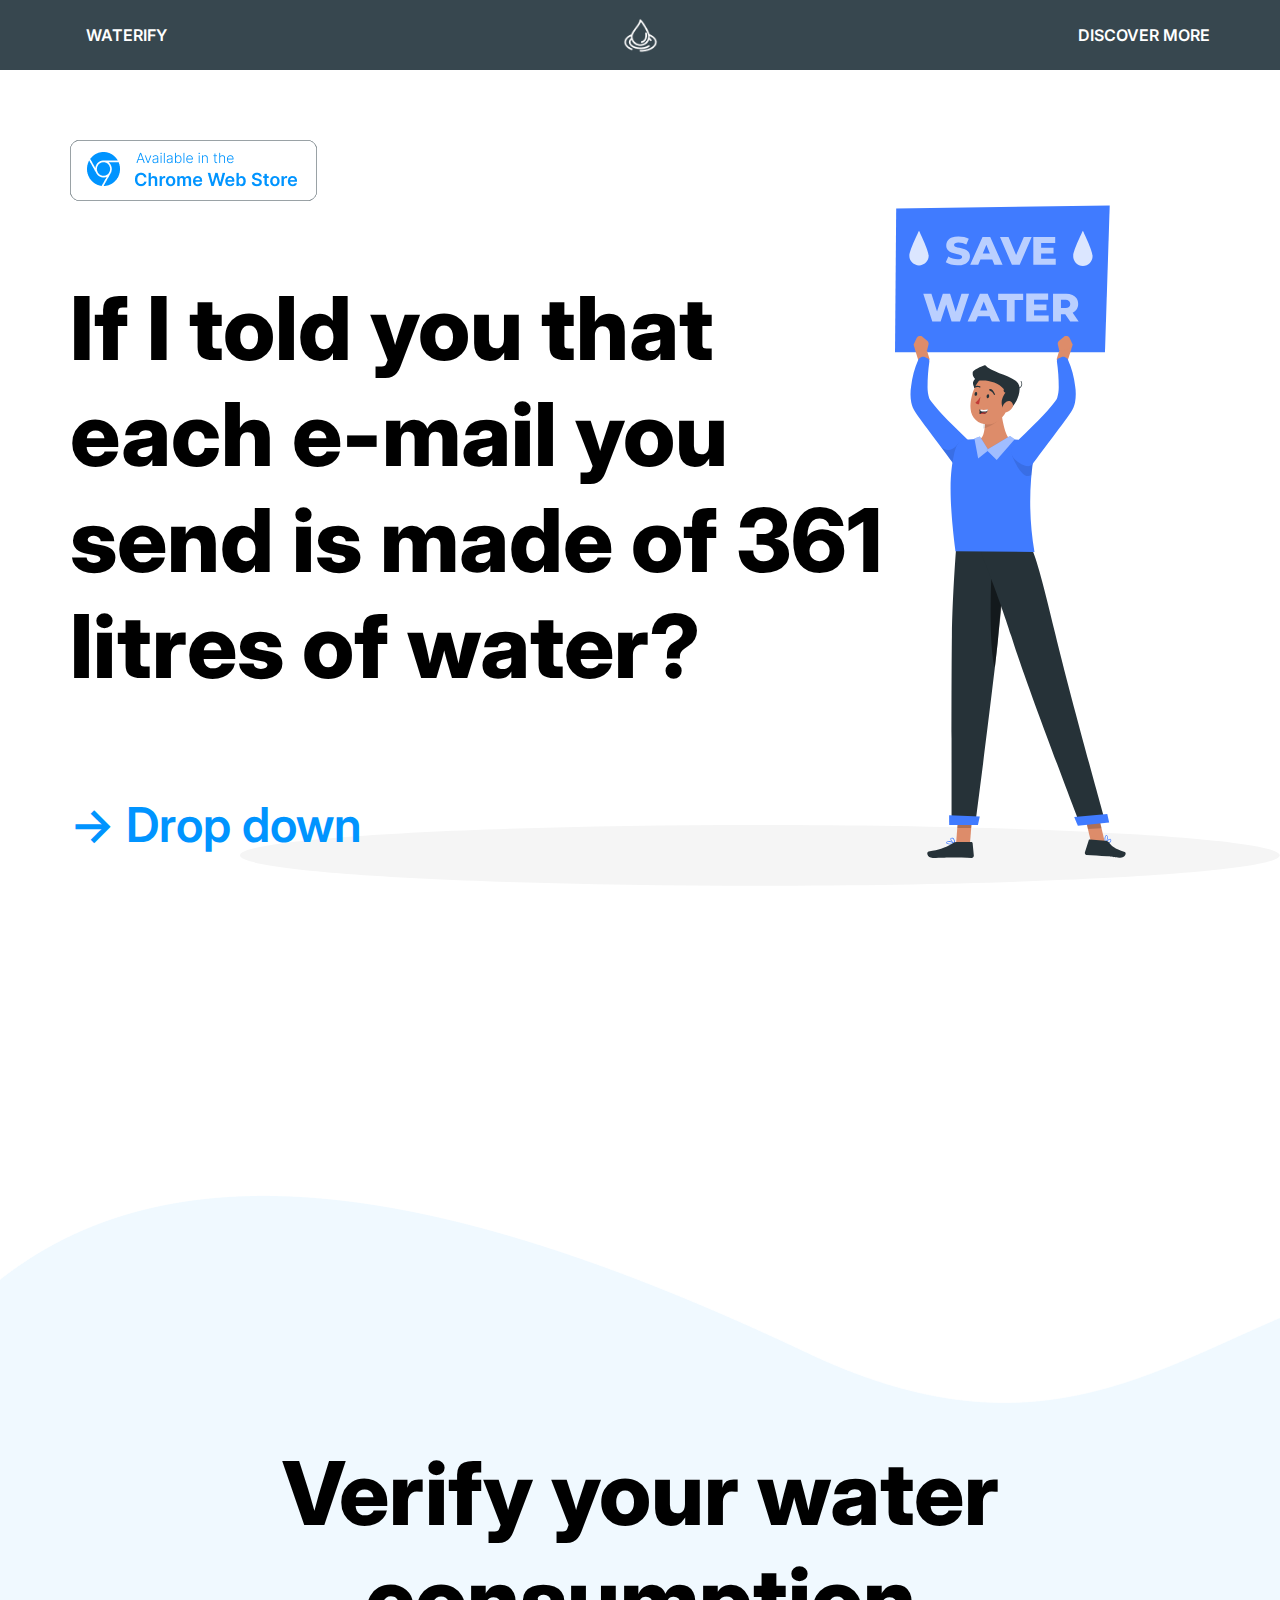
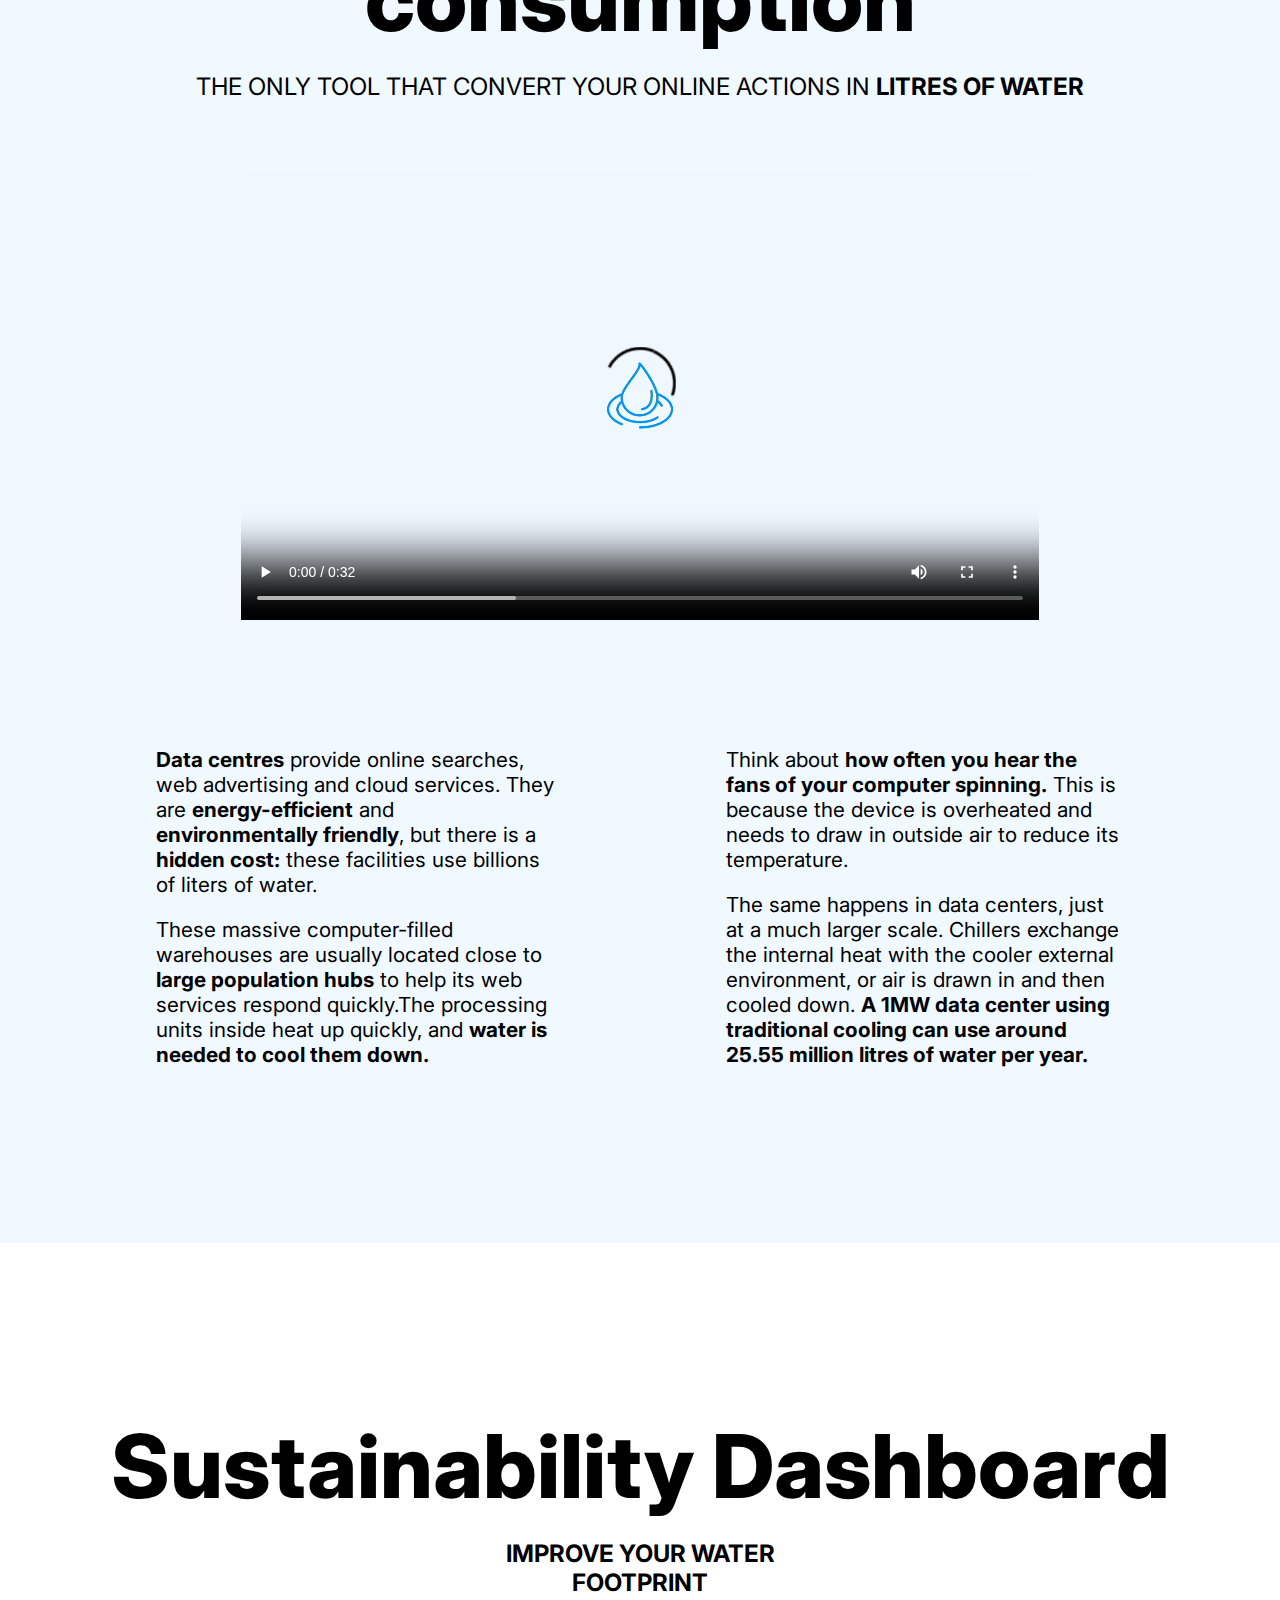
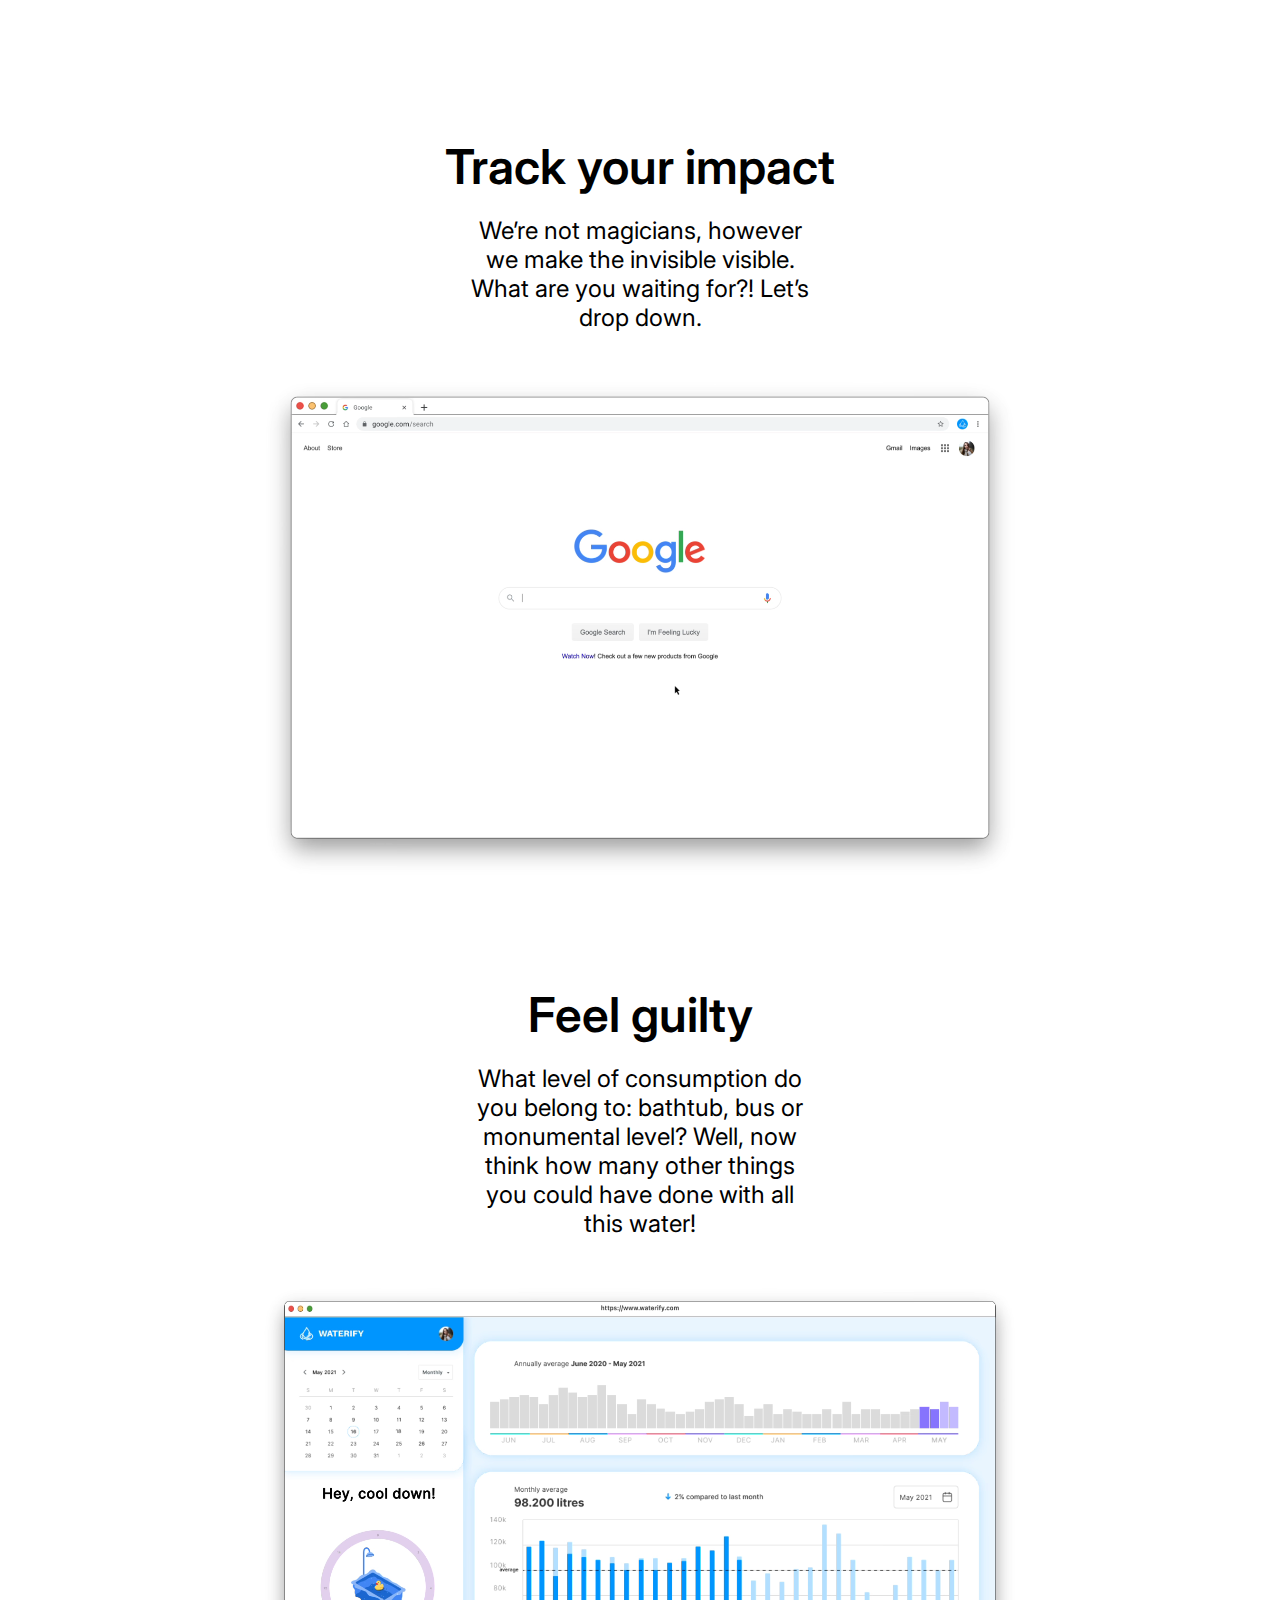
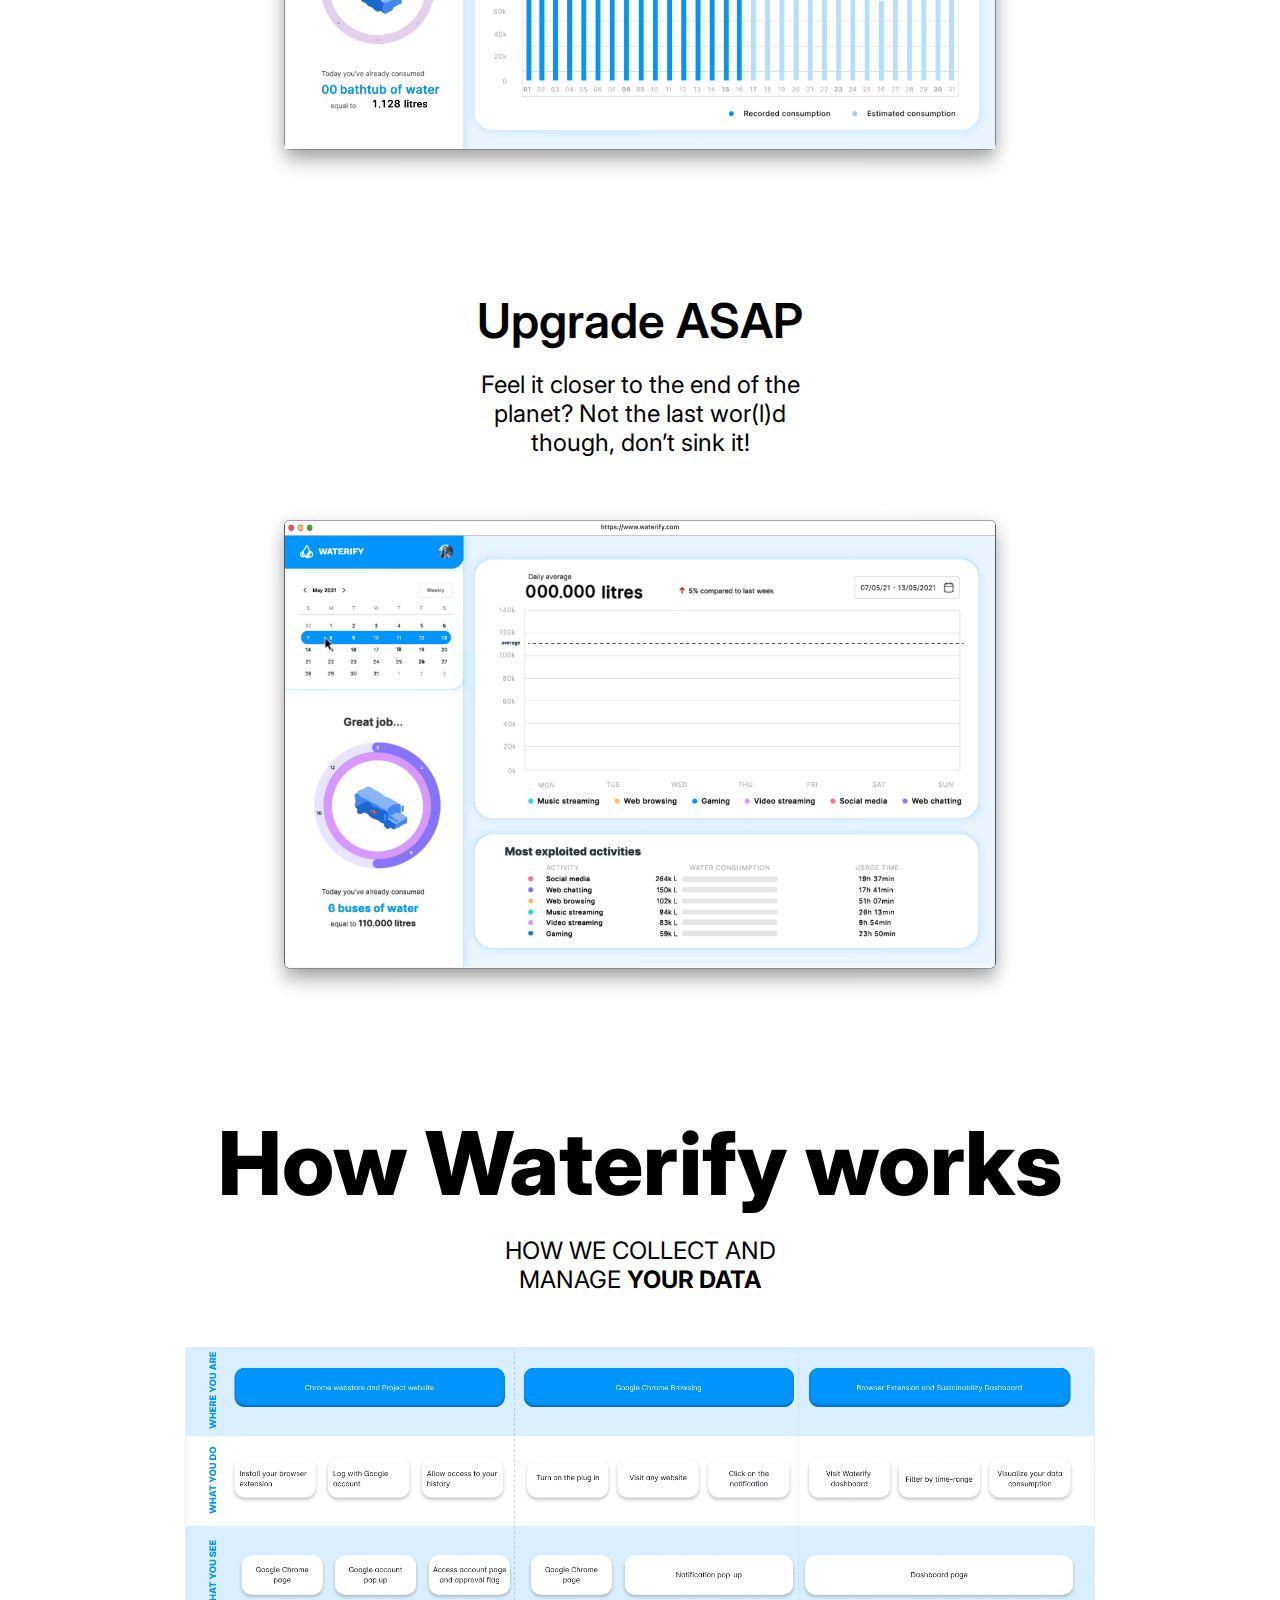
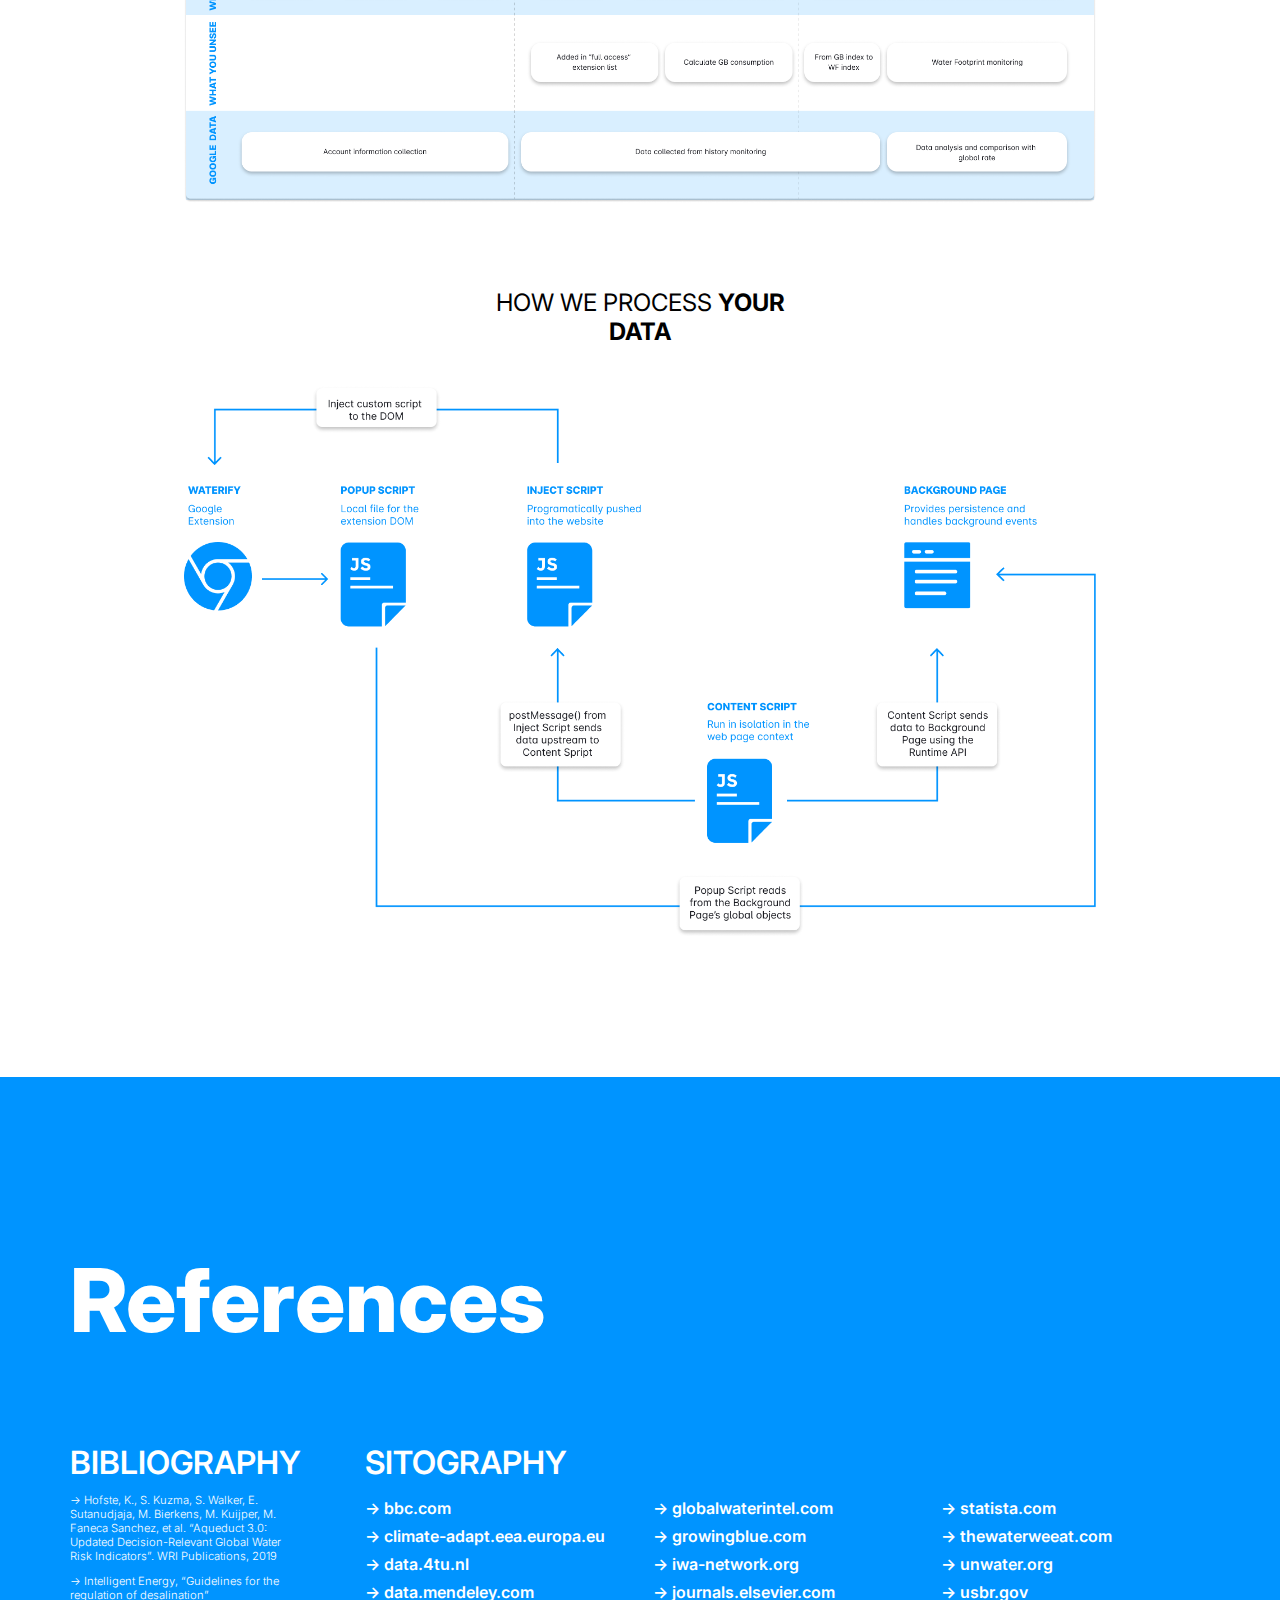
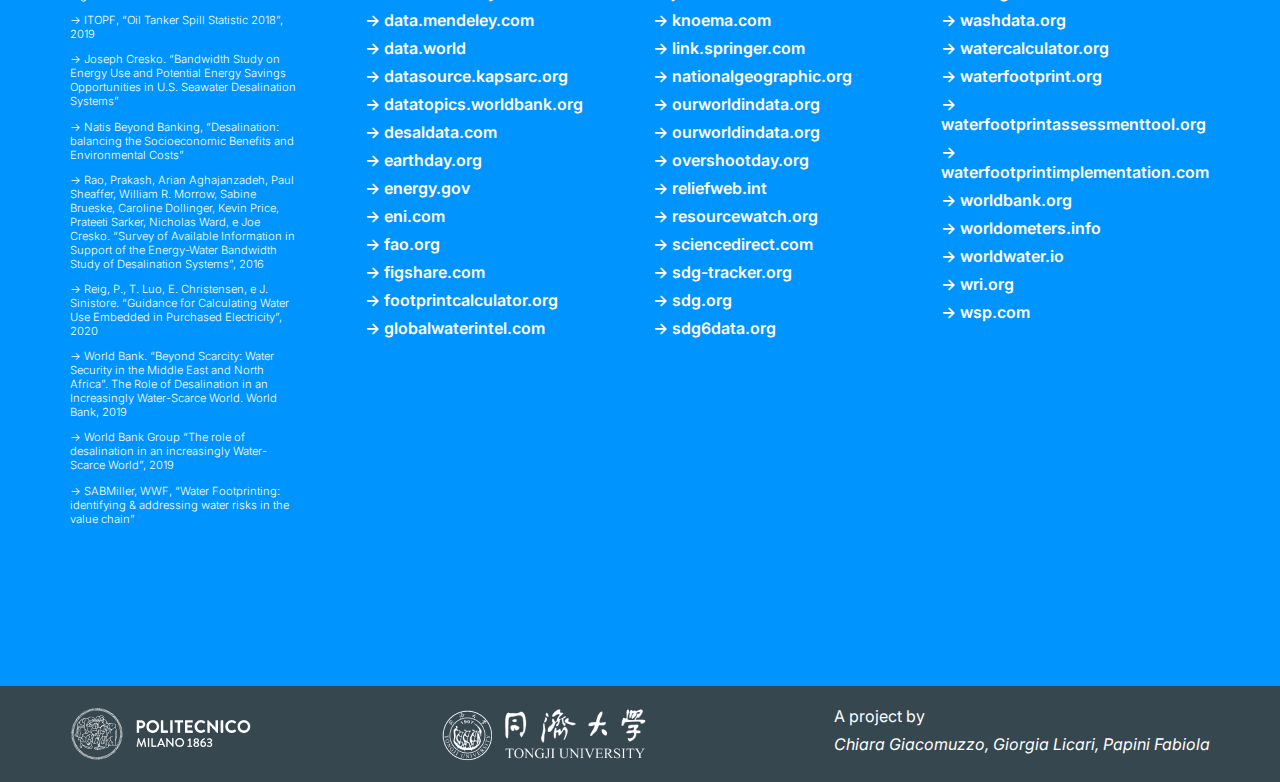
<file: index.html>
<!DOCTYPE html>
<html lang="en">
<head>
    <meta charset="UTF-8">
    <title>WATERIFY</title>
    <link rel="shortcut icon" href="assets/media/favicon.svg" />
    <link rel="stylesheet" href="assets/css/style.css">
    <link href="https://fonts.googleapis.com/css2?family=Inter:wght@400;500;700;800&display=swap" rel="stylesheet">
</head>
<body>
<div id="navbar">
    <div id="navbar-logo-container">
        <div class="navbar-logo-text-sx"><a href="index.html">WATERIFY</a></div>
        <div id="navbar-logo-img"></div>
        <div class="navbar-logo-text-dx"><a href="pages/data-story.html">DISCOVER MORE</a></div>
    </div>
</div>

<div id="container-section">

    <section id="s1" class="section">
      <a href="https://chrome.google.com/webstore/category/extensions?hl=it" target="_blank">
          <img class="store" src="assets/media/button-download-default.png">
      </a>
        <span class="question-title">If I told you that each e-mail you send is made of 361 litres of water?</span>
        <span class="section-chapter-link"><a href="#s2">-> Drop down</a></span>
    </section>


    <section id="s2" class="section">
        <span class="section-title">Verify your water consumption</span>
        <span class="sub-title">THE ONLY TOOL THAT CONVERT YOUR ONLINE ACTIONS IN <strong>LITRES OF WATER</strong></span>
        <div class="teaser">
          <video autoplay controls class="w-70">
              <source src="assets/media/teaser-waterify.webm" type="video/webm">
          </video>
        </div>
        <div class="section-content">
            <div class="semi-content">
                <p class="content problem"><strong>Data centres</strong> provide online searches, web advertising and cloud services. They are <strong>energy-efficient</strong>
                  and <strong>environmentally friendly</strong>, but there is a <strong>hidden cost:</strong> these facilities use billions of liters of water.</p>
                <p class="content problem">These massive computer-filled warehouses are usually located close to <strong>large population hubs</strong> to help
                  its web services respond quickly.The processing units inside heat up quickly, and <strong>water is needed to cool them down.</strong></p>
            </div>
            <div class="semi-content">
                <p class="content problem">Think about <strong>how often you hear the fans of your computer spinning.</strong> This is because the device is overheated
                  and needs to draw in outside air to reduce its temperature.</p>
                <p class="content problem">The same happens in data centers, just at a much larger scale. Chillers exchange the internal heat with the cooler external environment,
                  or air is drawn in and then cooled down. <strong>A 1MW data center using traditional cooling can use around 25.55 million litres of water per year.</strong></p>
            </div>
        </div>
    </section>
    <section id="s3" class="section">
        <span class="section-title">Sustainability Dashboard</span>
        <span class="sub-title"><strong>IMPROVE YOUR WATER FOOTPRINT</strong></span>

          <span class="section-chapter-title">Track your impact</span>
          <span class="sub-title">We’re not magicians, however we make the invisible visible. </br>What are you waiting for?! Let’s drop down.</span>

            <div class="mockup">
              <video autoplay muted class="w-80">
                  <source src="assets/media/mockup-01.webm" type="video/webm">
              </video>
            </div>

          <span class="section-chapter-title">Feel guilty</span>
          <span class="sub-title">What level of consumption do you belong to: bathtub, bus or monumental level? Well, now think how many other things you could have done with all this water!</span>

            <div class="mockup">
              <video autoplay muted class="w-80">
                  <source src="assets/media/mockup-02.webm" type="video/webm">
              </video>
            </div>

            <span class="section-chapter-title">Upgrade ASAP</span>
            <span class="sub-title">Feel it closer to the end of the planet? Not the last wor(l)d though, don’t sink it!</span>

              <div class="mockup">
                <video autoplay muted class="w-80">
                    <source src="assets/media/mockup-03.webm" type="video/webm">
                </video>
              </div>

        <span class="section-title">How Waterify works</span>
        <span class="sub-title">HOW WE COLLECT AND MANAGE <strong>YOUR DATA</strong></span>
        <div class="explanation">
          <img class="w-80" src="assets/media/journey.png">
        </div>
        <span class="sub-title">HOW WE PROCESS <strong>YOUR DATA</strong></span>
        <div class="explanation">
          <img class="w-80" src="assets/media/service.png">
        </div>
    </section>
    <section id="s4" class="section">
        <span class="section-title">References</span>
        <div class="section-content">
            <div id="bibliography">
                <span>BIBLIOGRAPHY</span>
                <p>-> Hofste, K., S. Kuzma, S. Walker, E. Sutanudjaja, M. Bierkens, M. Kuijper, M. Faneca Sanchez, et
                    al. “Aqueduct 3.0: Updated Decision-Relevant Global Water Risk Indicators”. WRI Publications,
                    2019</p>
                <p>-> Intelligent Energy, “Guidelines for the regulation of desalination” </p>
                <p>-> ITOPF, “Oil Tanker Spill Statistic 2018”, 2019 </p>
                <p>-> Joseph Cresko. “Bandwidth Study on Energy Use and Potential Energy Savings Opportunities in U.S.
                    Seawater Desalination Systems” </p>
                <p>-> Natis Beyond Banking, “Desalination: balancing the Socioeconomic Benefits and Environmental
                    Costs” </p>
                <p>-> Rao, Prakash, Arian Aghajanzadeh, Paul Sheaffer, William R. Morrow, Sabine Brueske, Caroline
                    Dollinger, Kevin Price, Prateeti Sarker, Nicholas Ward, e Joe Cresko. “Survey of Available
                    Information in Support of the Energy-Water Bandwidth Study of Desalination Systems”, 2016</p>
                <p>-> Reig, P., T. Luo, E. Christensen, e J. Sinistore. “Guidance for Calculating Water Use Embedded in
                    Purchased Electricity”, 2020 </p>
                <p>-> World Bank. “Beyond Scarcity: Water Security in the Middle East and North Africa”. The Role of
                    Desalination in an Increasingly Water-Scarce World. World Bank, 2019 </p>
                <p>-> World Bank Group “The role of desalination in an increasingly Water-Scarce World”, 2019 </p>
                <p>-> SABMiller, WWF, “Water Footprinting: identifying & addressing water risks in the value chain”</p>
            </div>
            <div id="sitography">
                <span>SITOGRAPHY</span>
                <ul id="sitography-links">
                </ul>
            </div>
        </div>
    </section>
    <div id="footer">
        <div class="footer-logo"><img src="assets/media/logo-polimi.png"></div>
        <div class="footer-logo"><img src="assets/media/logo-tongji.png"></div>
        <div class="footer-text">
            <span class="bold">A project by</span>
            <span class="italic">Chiara Giacomuzzo, Giorgia Licari, Papini Fabiola</span>
        </div>
    </div>
</div>
<script src="https://ajax.googleapis.com/ajax/libs/jquery/3.6.0/jquery.min.js"></script>
<script src="assets/js/data.js"></script>
<script src="assets/js/script.js"></script>
</body>
</html>
</file>
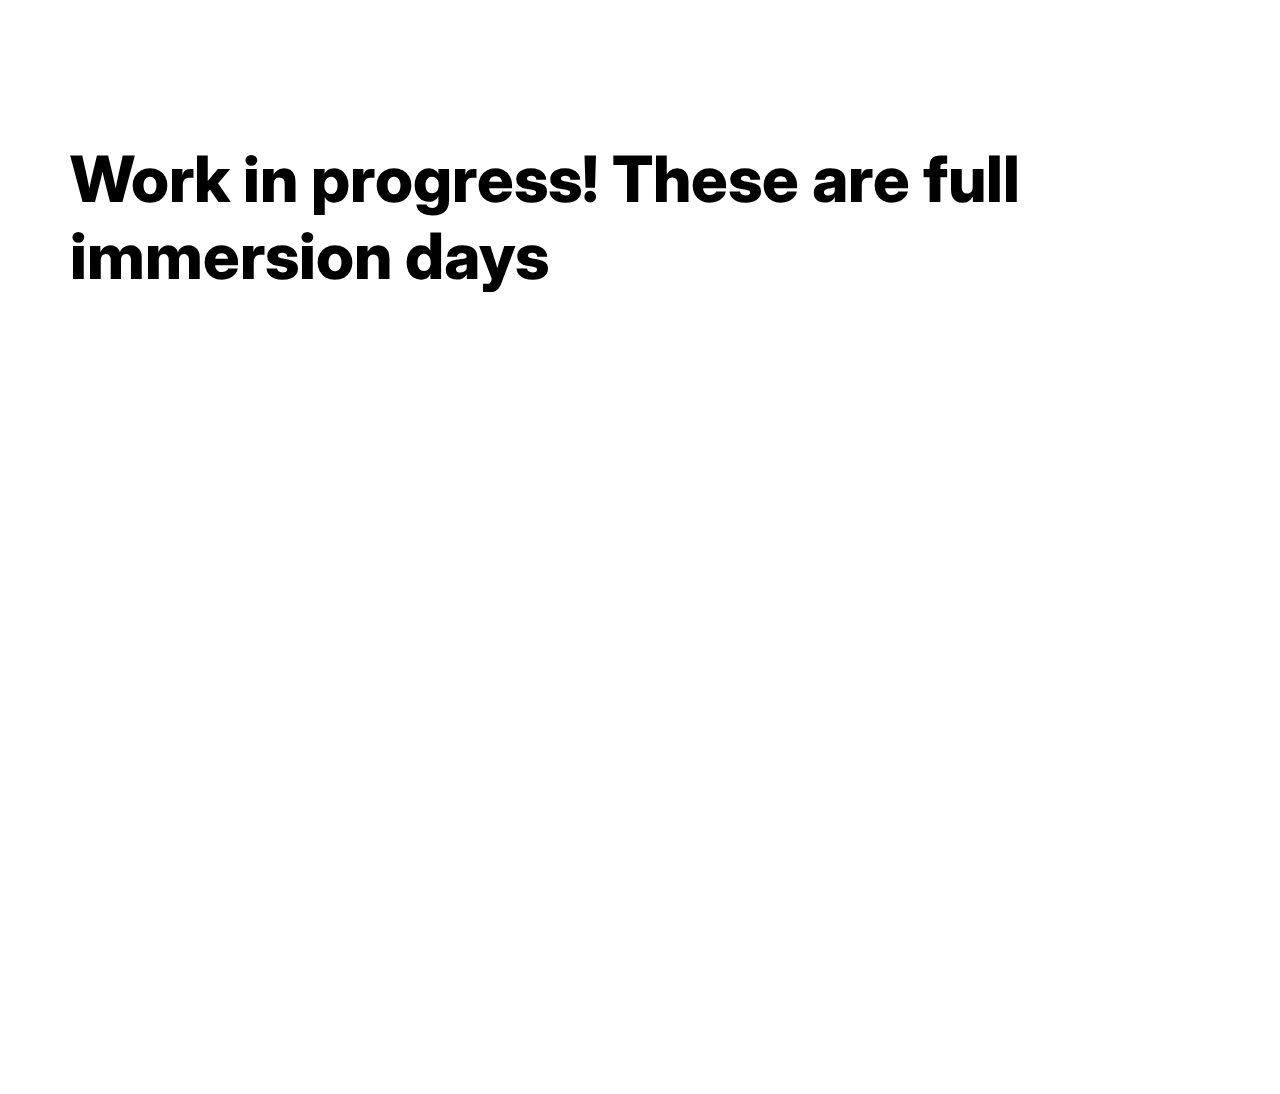
<file: pages/data-story.html>
<!DOCTYPE html>
<html lang="en">
<head>
    <meta charset="UTF-8">
    <title>WATERIFY</title>
    <link rel="shortcut icon" href="../assets/media/favicon.svg" />
    <link rel="stylesheet" href="../assets/css/style.css">
    <link href="https://fonts.googleapis.com/css2?family=Inter:wght@400;500;700;800&display=swap" rel="stylesheet">
</head>
<body>

    <section class="section">
      <span class="data-title">Work in progress! These are full immersion days</span>
    </section>

<div style="width:100%;height:0;padding-bottom:57%;position:relative;">
  <iframe src="https://giphy.com/embed/26BRQY3mbmNuWWbHq" width="100%" height="100%" style="position:absolute" frameBorder="0" class="giphy-embed" allowFullScreen></iframe>
</div>

  <script src="https://ajax.googleapis.com/ajax/libs/jquery/3.6.0/jquery.min.js"></script>
  <script src="../assets/js/data.js"></script>
  <script src="../assets/js/script.js"></script>
</body>
</html>
</file>
<file: assets/css/style.css>
html {
    scroll-behavior: smooth;
}

body {
    font-family: "Inter", sans-serif;
!important background-color: white;
    font-weight: 400;
    color: black;
    margin: 0;
}

@media only screen and (max-width: 480px) {
  .section-content {
      flex-direction: column !important;
  }

  .semi-content{
    width: 100% !important;
  }

  #s2{
    background-image: none !important;
  }

  #sitography-links{
    column-count: 1 !important;
  }
}

.w-100{
  width: 100%;
}

.w-80 {
  width: 80%;
}

.w-70{
  width: 70%;
}

.controls {
  color: white;
}

a {
    color: #0094FF;
    font-weight: 600;
    text-decoration: none;
}

a:hover {
    text-decoration: underline;
}

#navbar a {
    color: white;
    font-weight: 600;
}

navbar a:hover {
    text-decoration: none;
}

#navbar {
    height: 70px;
    background-color: #37474F;
    color: white;
    display: flex;
    justify-content: space-between;
    align-items: center;
    padding: 0 70px 0 70px;
    position: sticky;
    top: 0;
    left: 0;
    z-index: 100;
}

#navbar-logo-container {
    width: 100%;
    height: 100%;
    color: white;
    display: flex;
    align-items: center;
    justify-content: space-between;
}

.navbar-logo-text-dx {
    font-weight: bold;
    margin-left: 1em;
    width: 200px;
    text-align: right;
}

.navbar-logo-text-sx {
    font-weight: bold;
    margin-left: 1em;
    width: 200px;
}

#navbar-logo-img {
    background-image: url("../media/icon-navbar.png");
    background-size: cover;
    height: 35px;
    width: 35px;
}

.store:hover {
      cursor: pointer;
      content: url('../media/button-download-hover.png');
}

.section {
    display: flex;
    flex-direction: column;
    justify-content: space-between;
    padding: 70px 70px 70px 70px;
}

.section-title {
    width: 70%;
    font-size: 5.5em;
    color: black;
    font-weight: 800;
    padding-top: 100px;
}

.data-title {
  width: 100%;
  font-size: 4em;
  color: black;
  font-weight: 800;
  padding-top: 70px;
}

.image {
  width: 70%;
}

.description {
    width: 30%;
    padding-left: 200px;
}

span.section-chapter-title {
    font-size: 3em;
    color: black;
    font-weight: 600;
}

.section-chapter-link {
    width: 100%;
    font-size: 3em;
    color: #0094FF;
    font-weight: 800;
    margin-bottom: 2em;
    margin-top: 2em;
}

.section-chapter-link:hover {
    text-decoration: underline;
    cursor: pointer;
}

.section-content {
    display: flex;
    justify-content: space-between;
    padding: 90px 0 90px 0;
}

.semi-content {
    display: flex;
    flex-direction: column;
    width: 50%;
    padding: 2em;
}

.section-content p {
    font-size: 1.3em;
    margin: 1em 0 0 0;
}

.section-content p.content-20 {
    font-size: 1.5em;
    margin: 1em 0 0 0;
}

#s1 {
    padding-right: 0 !important;
    background-image: url("../media/background-home.svg");
    background-position: right;
    background-repeat: no-repeat;
}

.question-title {
    width: 70%;
    font-size: 5.5em;
    color: black;
    font-weight: 800;
    padding-top: 70px;
}

#s2 {
    background-image: url("../media/background-teaser.png");
}

#s2 .semi-content {
    padding: 1em;
}

#s2 span.section-title {
    text-align: center;
    width: 100%;
    padding-top: 350px;
}

#s3 span.section-title {
    text-align: center;
    width: 100%;
    padding-bottom: 20px;
}

#s3 span.section-chapter-title {
    text-align: center;
    padding: 100px 0px 20px 0px;
}

#s3 span.sub-title {
    padding: 0px 400px 40px 400px;
}


.sub-title {
    text-align: center;
    font-size: 1.5em;
    padding-top: 20px;
    color: black;
    font-weight: 400;
}

.teaser {
    padding-top: 70px;
    display: flex;
    justify-content: center;
}

.mockup {
    display: flex;
    justify-content: center;
}

.explanation {
  display: flex;
  justify-content: center;
  padding-bottom: 70px;
}

.problem {
    padding: 0px 70px 0px 70px;
}

#s4 {
    background-color: #0094FF;
    color: white;
    display: flex;
}

#s4 span.section-title {
    color: white;
}

#s4 .section-content {
    justify-content: left;
}

#bibliography {
    margin-right: 4em;
    width: 25%;
}

#sitography {
    margin-right: 2em;
}

#bibliography > span, #sitography > span {
    margin-bottom: 1em;
    font-size: 2em;
    font-weight: 600;
}

#bibliography > p, #sitography > p {
    font-size: .7em;
    font-weight: 300;
}

#sitography-links {
    text-decoration: none;
    list-style-type: none;
    margin-left: 0;
    column-count: 3;
    column-gap: 20px;
    padding: 0;
}

#sitography-links li {
    margin-bottom: .5em;
}

#sitography-links a {
    text-decoration: none;
    color: white;
}

#sitography-links a:hover {
    text-decoration: underline;
}

#footer {
    color: white;
    display: flex;
    background-color: #37474F;
    flex-direction: row;
    justify-content: space-between;
    align-content: center;
    padding: 20px 70px 20px 70px;
}

.footer-text {
    display: flex;
    flex-direction: column;
    height: 100%;
    align-content: center;
}

.italic {
    font-style: italic;
}

.footer-logo {
    display: flex;
    align-items: center;
}

.footer-text span {
    font-size: 1em;
    margin-bottom: .5em;
}

.chart{
    padding: 70px 0 70px 0;
    display: flex;
    justify-content: center;
}

#s7{
    background-color: #F8F8F8;
}
</file>
